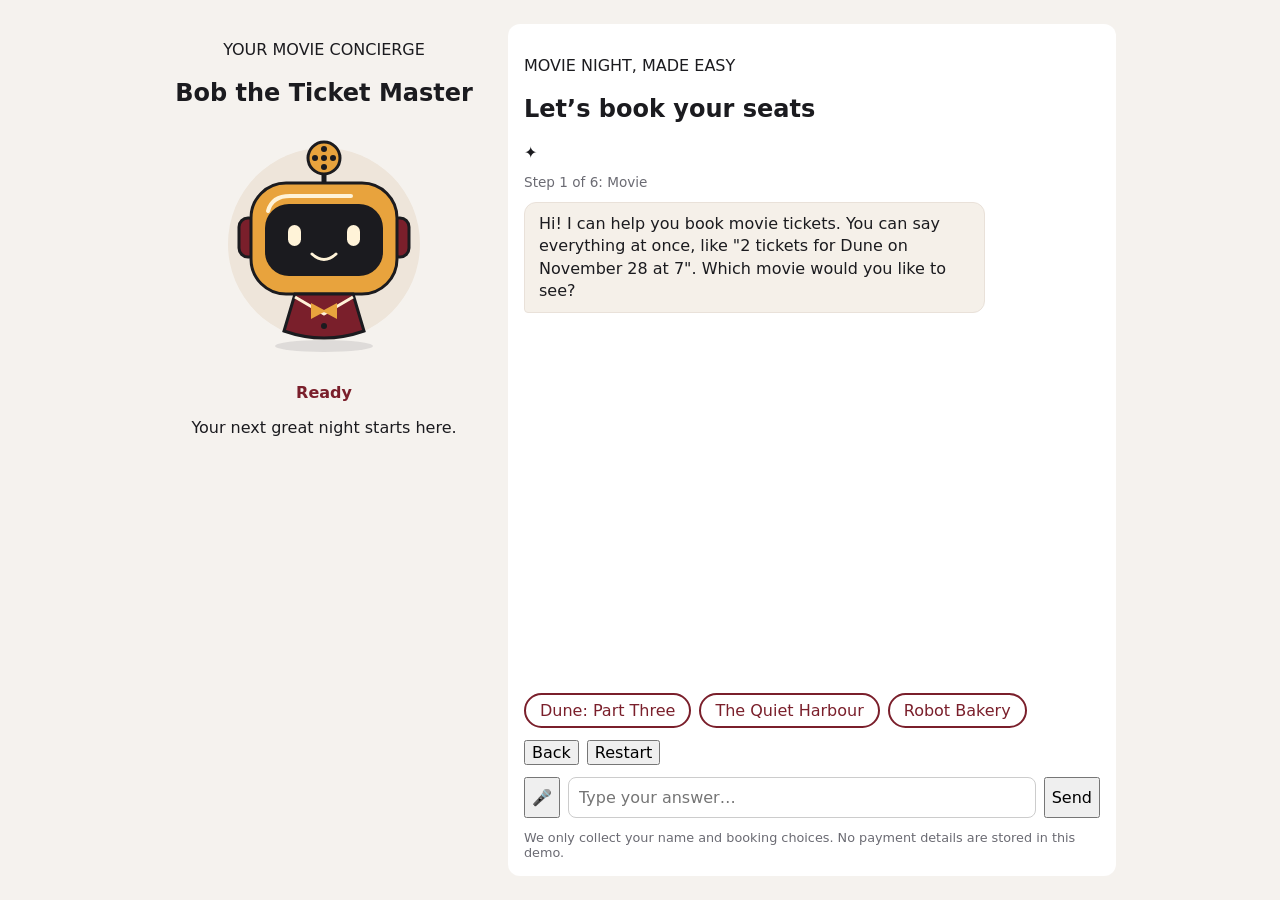
<file: index.html>
<!DOCTYPE html>
<html lang="en">
<head>
  <meta charset="UTF-8">
  <meta name="viewport" content="width=device-width, initial-scale=1">
  <title>Reel Assistant – Movie Ticket Booking</title>
  <link rel="stylesheet" href="css/styles.css">
</head>
<body>
  <main class="app">
    <!-- OWNER: Person C (avatar) -->
    <section class="avatar-panel" aria-label="Assistant">
      <div class="brand-lockup">
        <div>
          <p class="eyebrow">YOUR MOVIE CONCIERGE</p>
          <h1>Bob the Ticket Master</h1>
        </div>
      </div>
      <div id="avatar" data-state="idle"></div>
      <p id="status" role="status" aria-live="polite">Ready</p>
      <p class="assistant-caption">Your next great night starts here.</p>
    </section>

    <!-- OWNER: Person B (UI/voice) -->
    <section class="chat-panel" aria-label="Conversation">
      <header class="conversation-heading">
        <div>
          <p class="eyebrow">MOVIE NIGHT, MADE EASY</p>
          <h2>Let’s book your seats</h2>
        </div>
        <span class="cinema-badge" aria-hidden="true">✦</span>
      </header>
      <div id="progress" class="progress" aria-label="Booking progress"></div>
      <div id="messages" class="messages" aria-live="polite"></div>
      <div id="heard" class="heard" hidden></div>
      <div id="quick-replies" class="quick-replies"></div>

      <div class="controls">
        <button id="btn-back" type="button">Back</button>
        <button id="btn-restart" type="button">Restart</button>
      </div>

      <div class="input-row">
        <button id="btn-mic" type="button" aria-pressed="false" aria-label="Start speaking">🎤</button>
        <input id="text-input" type="text" placeholder="Type your answer…" autocomplete="off" aria-label="Type your answer">
        <button id="btn-send" type="button">Send</button>
      </div>
      <p class="privacy">We only collect your name and booking choices. No payment details are stored in this demo.</p>
    </section>
  </main>

  <!-- Load order matters -->
  <script src="data/movies.js?v=2"></script>  <script src="js/avatar.js"></script>
  <script src="js/ui.js"></script>
  <script src="js/seatmap.js"></script>
  <script src="js/voice.js"></script>
  <script src="js/conversation.js"></script>
  <script src="js/main.js"></script>
</body>
</html>
</file>
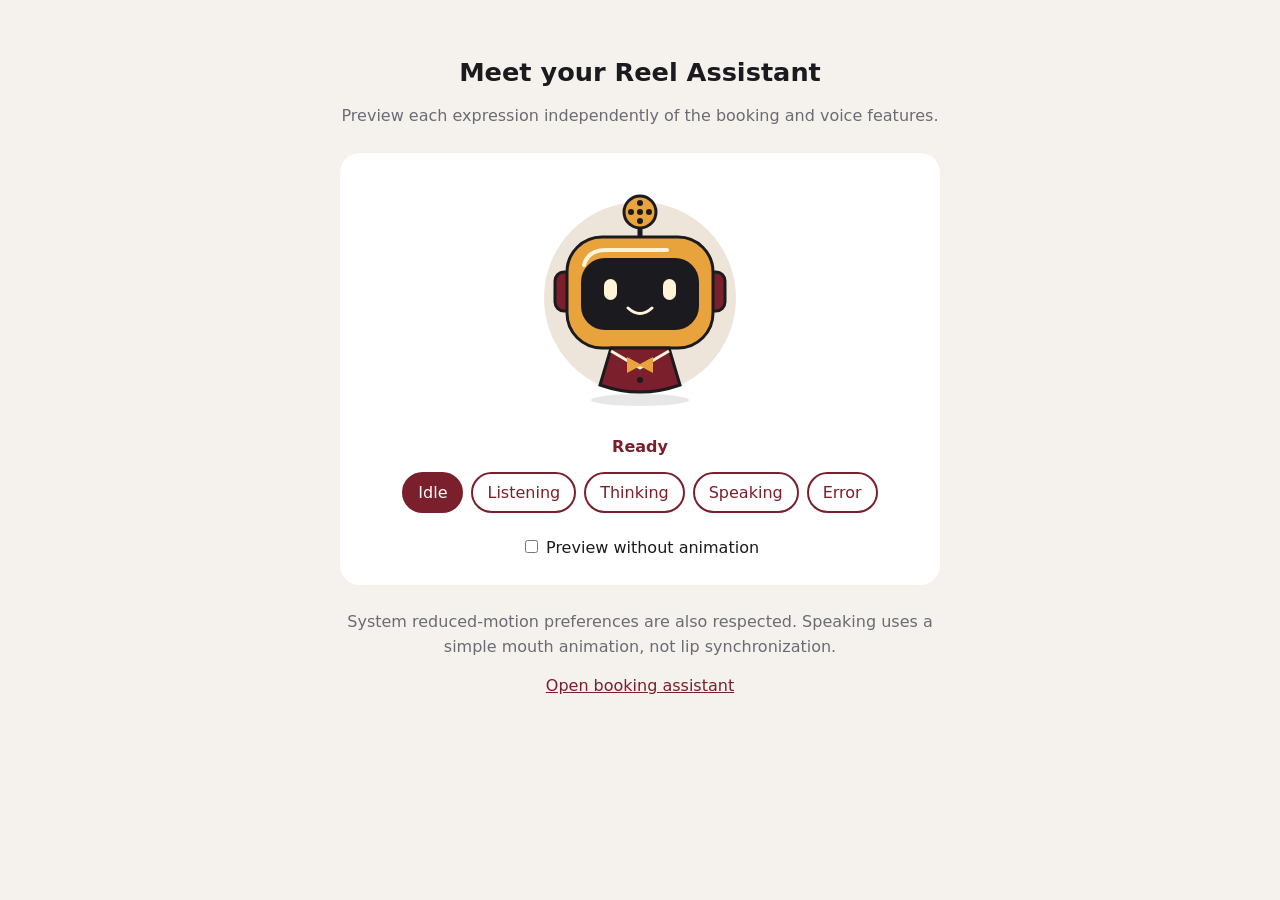
<file: avatar-preview.html>
<!DOCTYPE html>
<html lang="en">
<head>
  <meta charset="UTF-8">
  <meta name="viewport" content="width=device-width, initial-scale=1">
  <title>Reel Assistant — Avatar Preview</title>
  <link rel="stylesheet" href="css/styles.css">
  <style>
    main { max-width: 640px; margin: 0 auto; padding: 40px 20px; text-align: center; }
    h1 { font-size: 1.6rem; margin-bottom: 8px; }
    .intro { color: var(--muted); line-height: 1.6; }
    .preview { background: var(--panel); padding: 28px 16px; border-radius: 20px; margin: 24px 0; }
    .states { display: flex; flex-wrap: wrap; justify-content: center; gap: 8px; }
    .states button { cursor: pointer; padding: 9px 14px; border: 2px solid var(--curtain); border-radius: 999px; color: var(--curtain); background: white; }
    .states button[aria-pressed="true"] { background: var(--curtain); color: white; }
    label { display: block; margin-top: 24px; }
    .reduce-motion #avatar *, .reduce-motion #avatar *::before, .reduce-motion #avatar *::after { animation: none !important; transition: none !important; }
    a { color: var(--curtain); }
  </style>
</head>
<body>
  <main>
    <h1>Meet your Reel Assistant</h1>
    <p class="intro">Preview each expression independently of the booking and voice features.</p>
    <section class="preview" aria-label="Avatar preview">
      <div id="avatar" data-state="idle"></div>
      <p id="status" role="status" aria-live="polite">Ready</p>
      <div class="states" role="group" aria-label="Avatar state">
        <button type="button" data-state="idle" aria-pressed="true">Idle</button>
        <button type="button" data-state="listening" aria-pressed="false">Listening</button>
        <button type="button" data-state="thinking" aria-pressed="false">Thinking</button>
        <button type="button" data-state="speaking" aria-pressed="false">Speaking</button>
        <button type="button" data-state="error" aria-pressed="false">Error</button>
      </div>
      <label><input id="reduce-motion" type="checkbox"> Preview without animation</label>
    </section>
    <p class="intro">System reduced-motion preferences are also respected. Speaking uses a simple mouth animation, not lip synchronization.</p>
    <a href="index.html">Open booking assistant</a>
  </main>
  <script src="js/avatar.js"></script>
  <script>
    initAvatar();
    const labels = { idle: "Ready", listening: "Listening…", thinking: "Thinking…", speaking: "Speaking…", error: "Needs attention — try again" };
    document.querySelectorAll(".states button").forEach((button) => {
      button.addEventListener("click", () => {
        setAvatarState(button.dataset.state);
        document.getElementById("status").textContent = labels[button.dataset.state];
        document.querySelectorAll(".states button").forEach((item) => {
          item.setAttribute("aria-pressed", String(item === button));
        });
      });
    });
    document.getElementById("reduce-motion").addEventListener("change", (event) => {
      document.body.classList.toggle("reduce-motion", event.target.checked);
    });
  </script>
</body>
</html>
</file>
<file: css/styles.css>
/* OWNER: Person B (layout, theme) / Person C (avatar section) */
:root {
  --bg: #f5f2ee;
  --ink: #1b1b1f;
  --curtain: #7a1f2b;
  --amber: #e8a33d;
  --panel: #ffffff;
  --muted: #6b6b73;
  --focus: #1a5fd0;
}
* { box-sizing: border-box; }
body { margin: 0; font-family: system-ui, sans-serif; background: var(--bg); color: var(--ink); }
.app { display: grid; grid-template-columns: 320px 1fr; gap: 24px; max-width: 1000px; margin: 0 auto; padding: 24px; min-height: 100vh; }
@media (max-width: 720px) { .app { grid-template-columns: minmax(0, 1fr); } }

button, input { font: inherit; }
button:focus-visible, input:focus-visible { outline: 3px solid var(--focus); outline-offset: 2px; }

/* ---------- Avatar (Person C) ---------- */
.avatar-panel { text-align: center; }
#avatar { width: min(240px, 100%); aspect-ratio: 1; margin: 0 auto; }
#status { font-weight: 600; color: var(--curtain); }
.reel-avatar { display: block; width: 100%; height: 100%; overflow: visible; }
#avatar .avatar-backdrop { fill: #eee5da; }
#avatar .avatar-halo { fill: none; stroke: var(--curtain); stroke-width: 2; opacity: 0; transform-origin: 120px 117px; }
#avatar .avatar-shadow { fill: var(--ink); opacity: .1; transform-origin: 120px 219px; }
#avatar .avatar-character { transform-origin: 120px 205px; }
#avatar .avatar-shell { fill: var(--amber); stroke: var(--ink); stroke-width: 3; }
#avatar .avatar-antenna { stroke: var(--ink); stroke-width: 5; stroke-linecap: round; }
#avatar .avatar-reel-hole, #avatar .avatar-button { fill: var(--ink); }
#avatar .avatar-reel { transform-origin: 120px 31px; }
#avatar .avatar-ear, #avatar .avatar-body { fill: var(--curtain); stroke: var(--ink); stroke-width: 3; }
#avatar .avatar-highlight { fill: none; stroke: #fff3d8; stroke-width: 4; stroke-linecap: round; }
#avatar .avatar-screen { fill: var(--ink); }
#avatar .avatar-eye, #avatar .avatar-thinking-dots { fill: #fff3d8; }
#avatar .avatar-eye { transform-box: fill-box; transform-origin: center; }
#avatar .avatar-smile, #avatar .avatar-error-mouth, #avatar .avatar-brows { fill: none; stroke: #fff3d8; stroke-width: 3; stroke-linecap: round; }
#avatar .avatar-speaking-mouth { fill: #fff3d8; transform-box: fill-box; transform-origin: center; }
#avatar .avatar-collar { fill: none; stroke: #fff3d8; stroke-width: 3; stroke-linejoin: round; }
#avatar .avatar-bow { fill: var(--amber); }
#avatar .avatar-speaking-mouth, #avatar .avatar-error-mouth, #avatar .avatar-brows,
#avatar .avatar-thinking-dots, #avatar .avatar-error-badge { display: none; }
#avatar .avatar-error-badge circle { fill: var(--curtain); stroke: var(--bg); stroke-width: 3; }
#avatar .avatar-error-badge path { stroke: white; stroke-width: 3; stroke-linecap: round; }

#avatar[data-state="idle"] .avatar-character { animation: avatar-breathe 4s ease-in-out infinite; }
#avatar[data-state="idle"] .avatar-eye { animation: avatar-blink 5.5s infinite; }
#avatar[data-state="idle"] .avatar-shadow { animation: avatar-shadow 4s ease-in-out infinite; }
#avatar[data-state="listening"] .avatar-halo { opacity: .65; stroke-dasharray: 5 7; animation: avatar-listen 1.6s ease-out infinite; }
#avatar[data-state="listening"] .avatar-eye { transform: scaleY(1.18); }
#avatar[data-state="thinking"] .avatar-smile,
#avatar[data-state="speaking"] .avatar-smile,
#avatar[data-state="error"] .avatar-smile { display: none; }
#avatar[data-state="thinking"] .avatar-thinking-dots { display: inline; }
#avatar[data-state="thinking"] .avatar-thinking-dots circle { animation: avatar-dot 1.2s ease-in-out infinite; }
#avatar[data-state="thinking"] .avatar-thinking-dots circle:nth-child(2) { animation-delay: .16s; }
#avatar[data-state="thinking"] .avatar-thinking-dots circle:nth-child(3) { animation-delay: .32s; }
#avatar[data-state="thinking"] .avatar-eyes { transform: translate(4px, -3px); }
#avatar[data-state="thinking"] .avatar-reel { animation: avatar-reel 3s linear infinite; }
#avatar[data-state="speaking"] .avatar-speaking-mouth { display: inline; animation: avatar-talk .48s ease-in-out infinite; }
#avatar[data-state="error"] .avatar-error-mouth,
#avatar[data-state="error"] .avatar-brows,
#avatar[data-state="error"] .avatar-error-badge { display: inline; }
#avatar[data-state="error"] .avatar-character { animation: avatar-shake .4s ease-in-out 1; }

@keyframes avatar-breathe { 0%, 100% { transform: translateY(0); } 50% { transform: translateY(-3px); } }
@keyframes avatar-blink { 0%, 43%, 47%, 100% { transform: scaleY(1); } 45% { transform: scaleY(.08); } }
@keyframes avatar-shadow { 0%, 100% { transform: scaleX(1); opacity: .1; } 50% { transform: scaleX(.92); opacity: .07; } }
@keyframes avatar-listen { 0% { transform: scale(.95); opacity: .65; } 100% { transform: scale(1.07); opacity: .15; } }
@keyframes avatar-dot { 0%, 60%, 100% { opacity: .35; } 30% { opacity: 1; } }
@keyframes avatar-reel { to { transform: rotate(360deg); } }
@keyframes avatar-talk { 0%, 100% { transform: scale(1, .45); } 35% { transform: scale(1.1, 1); } 70% { transform: scale(.85, .65); } }
@keyframes avatar-shake { 0%, 100% { transform: rotate(0); } 25% { transform: rotate(-3deg); } 75% { transform: rotate(3deg); } }

/* ---------- Chat (Person B) ---------- */
.chat-panel { background: var(--panel); border-radius: 12px; padding: 16px; display: flex; flex-direction: column; gap: 12px; }
.messages { flex: 1; min-height: 320px; max-height: min(70vh, 620px); overflow-y: auto; display: flex; flex-direction: column; gap: 8px; }
.msg { max-width: 80%; padding: 10px 14px; border-radius: 12px; line-height: 1.4; white-space: pre-line; }
.msg.avatar { align-self: flex-start; border: 1px solid #e9e1d9; border-bottom-left-radius: 4px; background: #f5f0e9; color: var(--ink); }
.msg.user { background: var(--curtain); color: #fff; align-self: flex-end; }
.heard { font-size: .9rem; color: var(--muted); }
.heard { display: flex; align-items: center; gap: 8px; }
.heard[hidden] { display: none; }
.heard-retry { border: 1px solid var(--curtain); border-radius: 999px; background: #fff; color: var(--curtain); padding: 4px 10px; cursor: pointer; }
.booking-summary {
  width: min(420px, 100%);
  align-self: flex-end;
  border: 1px solid #d8cfc6;
  border-left: 4px solid var(--amber);
  border-radius: 12px;
  background: #fffaf3;
  padding: 12px 14px;
}
.booking-summary h3 { margin: 0 0 8px; }
.summary-row { display: grid; grid-template-columns: 90px 1fr; gap: 8px; padding: 4px 0; }
.summary-row span { color: var(--muted); }
.quick-replies { display: flex; flex-wrap: wrap; gap: 8px; }
.quick-replies button { border: 2px solid var(--curtain); background: #fff; color: var(--curtain); border-radius: 999px; padding: 6px 14px; cursor: pointer; }
.controls { display: flex; gap: 8px; }
.input-row { display: flex; gap: 8px; }
.input-row input { min-width: 0; flex: 1; padding: 10px; border: 1px solid #ccc; border-radius: 8px; }
#btn-mic[aria-pressed="true"] { background: var(--amber); }
.privacy { font-size: .8rem; color: var(--muted); margin: 0; }
.progress { font-size: .85rem; color: var(--muted); }

@media (prefers-reduced-motion: reduce) { * { animation: none !important; transition: none !important; } }


/* ---------- Seat Map (Person A) ---------- */
.seatmap {
  width: 100%;
  max-width: 510px;
  align-self: center;
  padding: 18px 14px 14px;
  border: 1px solid #e9e1d9;
  border-radius: 14px;
  background: #fff;
  color: var(--ink);
}
.screen-bar {
  width: 76%;
  height: 5px;
  margin: 0 auto 6px;
  border-radius: 50%;
  background: linear-gradient(90deg, transparent, #d6b990 18%, #d6b990 82%, transparent);
}
.screen-label { margin-bottom: 12px; color: var(--muted); font-size: .72rem; text-align: center; }
.seat-row {
  display: grid;
  grid-template-columns: 20px repeat(8, minmax(0, 1fr));
  align-items: center;
  justify-items: center;
  gap: clamp(4px, 1vw, 8px);
  max-width: 390px;
  margin: 6px auto;
}
.row-label { color: var(--muted); font-size: .82rem; font-weight: 600; }
.seat {
  position: relative;
  display: grid;
  width: min(100%, 36px);
  aspect-ratio: 1;
  place-items: center;
  padding: 0;
  border: 1px solid #d6c9be;
  border-radius: 7px;
  background: #f5f2ee;
  color: var(--ink);
  font-size: .8rem;
  cursor: pointer;
}
.seat:nth-child(6) { margin-left: 5px; }
.seat:not(.taken):hover { border-color: var(--curtain); }
.seat[aria-pressed="true"] { border-color: var(--curtain); background: var(--curtain); color: #fff; }
.seat:disabled:not(.taken) { opacity: 1; cursor: default; }
.seat.taken { border-color: #e2d9d3; background: #eee9e5; cursor: not-allowed; }
.seat.taken::before, .seat.taken::after {
  position: absolute;
  top: 50%;
  left: 19%;
  width: 62%;
  height: 2px;
  border-radius: 2px;
  background: #9d918b;
  content: "";
}
.seat.taken::before { transform: rotate(45deg); }
.seat.taken::after { transform: rotate(-45deg); }
.seat-foot {
  display: grid;
  grid-template-columns: 1fr auto;
  align-items: center;
  gap: 8px 12px;
  max-width: 390px;
  margin: 14px auto 0;
}
.seat-count { font-size: .86rem; font-weight: 600; }
.seat-confirm {
  padding: 8px 13px;
  border: 0;
  border-radius: 8px;
  background: var(--curtain);
  color: #fff;
  font-weight: 600;
  cursor: pointer;
}
.seat-confirm:disabled { background: #e8e1dc; color: #928984; cursor: not-allowed; }
.seat-legend { grid-column: 1 / -1; display: flex; align-items: center; gap: 7px; color: var(--muted); font-size: .78rem; }
.seat-legend::before {
  width: 15px;
  height: 15px;
  border: 1px solid #e2d9d3;
  border-radius: 4px;
  background:
    linear-gradient(45deg, transparent 44%, #9d918b 45%, #9d918b 54%, transparent 55%),
    linear-gradient(-45deg, transparent 44%, #9d918b 45%, #9d918b 54%, transparent 55%),
    #eee9e5;
  content: "";
}
.seatmap.locked { pointer-events: none; }
.seatmap.locked .seat-confirm { display: none; }

@media (max-width: 480px) {
  .seatmap { padding-right: 10px; padding-left: 10px; }
  .seat-row { grid-template-columns: 17px repeat(8, minmax(0, 1fr)); gap: 4px; }
  .seat { border-radius: 6px; }
  .seat-foot { grid-template-columns: 1fr; }
  .seat-count, .seat-confirm, .seat-legend { grid-column: 1; }
  .seat-confirm { width: 100%; }
}
</file>
